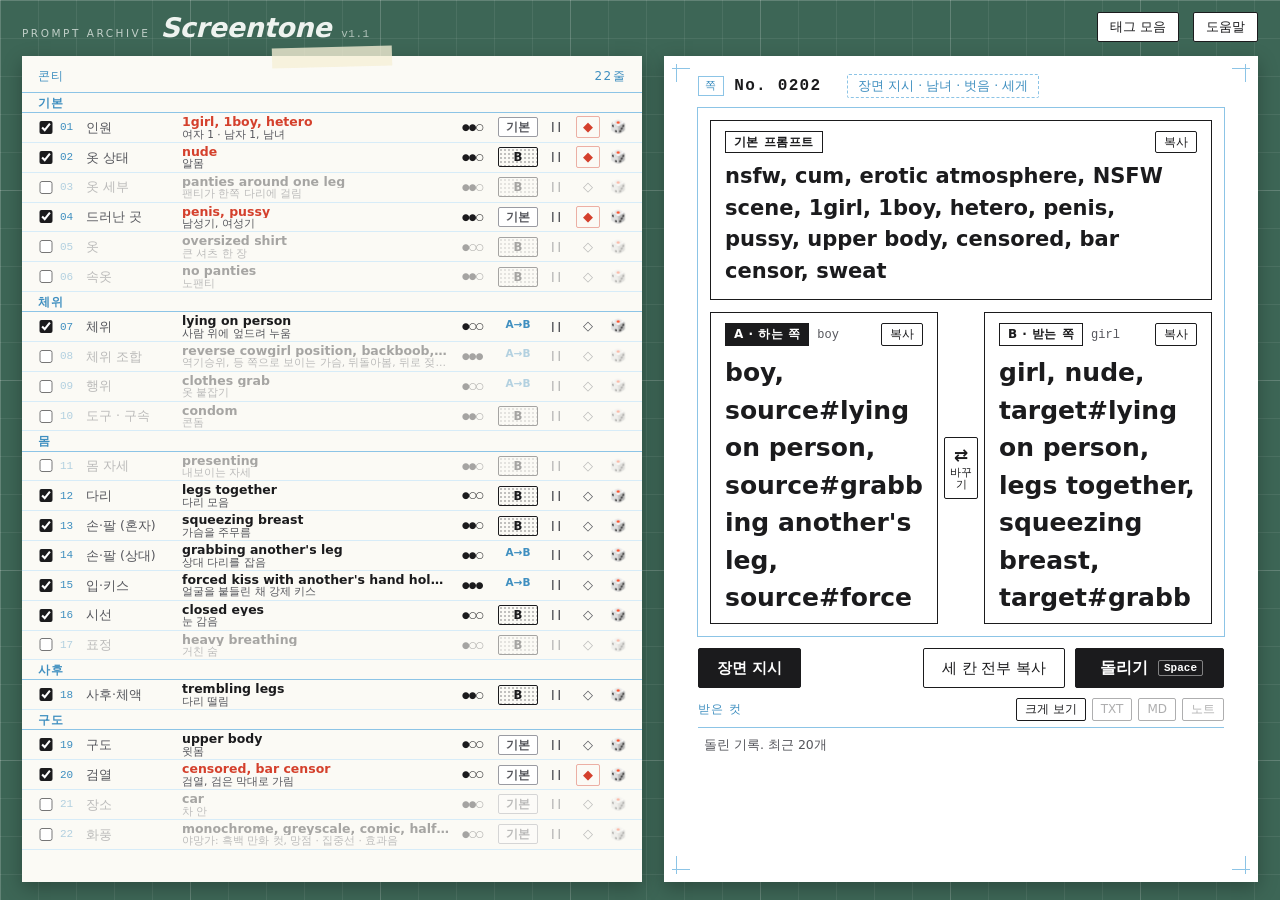
<file: index.html>
<!doctype html>
<html lang="ko">
<head>
<meta charset="utf-8">
<meta name="viewport" content="width=device-width, initial-scale=1">
<title>Prompt Archive : Screentone</title>
<link rel="icon" href="favicon.svg?v=1.1" type="image/svg+xml">
<link rel="stylesheet" href="styles.css?v=1.1">
</head>
<body>
<main class="desk">
  <header class="tray">
    <div class="imprint">
      <span class="series">PROMPT ARCHIVE</span>
      <span class="title">Screentone</span>
      <span class="version" id="version"></span>
    </div>
    <button type="button" id="bookBtn" class="nib">태그 모음</button>
    <button type="button" id="helpBtn" class="nib">도움말</button>
  </header>

  <section class="conti">
    <div class="conti-head">
      <span>콘티</span>
      <span class="conti-count" id="rowCount"></span>
    </div>
    <div class="rows" id="rows"></div>
    <p class="empty" id="empty">태그를 읽는 중이에요.</p>
  </section>

  <section class="sheet" id="screen">
    <div class="margin-top">
      <span class="printed">쪽</span>
      <span class="song-no" id="songNo">No. ----</span>
      <button type="button" class="scene-summary" id="sceneSummary" title="장면 지시 열기">장면 지시 열기</button>
    </div>

    <div class="frame">
      <article class="part" data-part="base">
        <div class="part-head">
          <span class="caption">기본 프롬프트</span>
          <button type="button" class="nib small copy" data-copy="base">복사</button>
        </div>
        <p class="lyric" id="lyricBase"></p>
      </article>
      <article class="part" data-part="a">
        <div class="part-head">
          <span class="caption">A · 하는 쪽</span>
          <span class="who" id="whoA"></span>
          <button type="button" class="nib small copy" data-copy="a">복사</button>
        </div>
        <p class="lyric" id="lyricA"></p>
      </article>
      <button type="button" class="swap" id="swapBtn" title="A · B 성별 서로 바꾸기" aria-label="A와 B 성별 바꾸기"><span>⇄</span>바꾸기</button>
      <article class="part" data-part="b">
        <div class="part-head">
          <span class="caption">B · 받는 쪽</span>
          <span class="who" id="whoB"></span>
          <button type="button" class="nib small copy" data-copy="b">복사</button>
        </div>
        <p class="lyric" id="lyricB"></p>
      </article>
    </div>

    <div class="actions">
      <button type="button" id="sceneBtn" class="nib strong">장면 지시</button>
      <p class="status" id="status" aria-live="polite"></p>
      <button type="button" class="nib" id="copyAllBtn" disabled>세 칸 전부 복사</button>
      <button type="button" id="spinBtn" class="ink" disabled title="잠그지 않은 줄 전부 다시 뽑기 (Space)">
        돌리기 <kbd>Space</kbd>
      </button>
    </div>
    <div class="queue">
      <div class="queue-head">
        <span>받은 컷</span>
        <button type="button" class="nib small" id="histBtn" title="기본 · A · B를 큰 글씨로 펼쳐 보기">크게 보기</button>
        <button type="button" class="nib small" id="histTxt" disabled>TXT</button>
        <button type="button" class="nib small" id="histMd" disabled>MD</button>
        <button type="button" class="nib small" id="histNote" disabled>노트</button>
      </div>
      <ol class="queue-list" id="queue"></ol>
      <p class="queue-empty" id="queueEmpty">돌린 기록. 최근 20개</p>
    </div>
  </section>
</main>

<dialog class="scene" id="scene" aria-labelledby="sceneTitle">
  <div class="sheet-box">
    <div class="box-head">
      <h2 id="sceneTitle">장면 지시</h2>
      <span class="scene-hint">고른 것은 잠금 · 나머지는 돌릴 때마다 랜덤</span>
      <form method="dialog"><button class="x" aria-label="닫기" title="닫기 (Esc)">✕</button></form>
    </div>
    <div class="scene-body">
      <div id="sceneBody"></div>
      <div class="scene-group">
        <span class="scene-label">효과</span>
        <div class="switches" id="switches"></div>
      </div>
    </div>
    <div class="scene-foot"><button type="button" id="sceneGo" class="ink">이대로 돌리기</button></div>
  </div>
</dialog>

<dialog class="hist" id="hist" aria-labelledby="histTitle">
  <div class="sheet-box">
    <div class="box-head">
      <h2 id="histTitle">받은 컷</h2>
      <span class="hist-hint">최근 20개 · 다시 열면 그때 그대로</span>
      <form method="dialog"><button class="x" aria-label="닫기" title="닫기 (Esc)">✕</button></form>
    </div>
    <div class="hist-body">
      <ol class="hist-list" id="queueBig"></ol>
      <p class="queue-empty" id="queueBigEmpty">아직 돌린 기록 없음</p>
    </div>
  </div>
</dialog>

<dialog class="book" id="book" aria-labelledby="bookTitle">
  <div class="sheet-box">
    <div class="box-head">
      <h2 id="bookTitle">태그 모음</h2>
      <input type="search" id="bookFind" class="book-find" placeholder="태그나 뜻으로 찾기" autocomplete="off">
      <label class="book-filter"><input type="checkbox" id="bookOfficial"> 단부루 태그만</label>
      <span class="book-count" id="bookCount"></span>
      <form method="dialog"><button class="x" aria-label="닫기" title="닫기 (Esc)">✕</button></form>
    </div>
    <div class="book-cats" id="bookCats" role="group" aria-label="카테고리"></div>
    <div class="book-list" id="bookList"></div>
  </div>
</dialog>

<dialog class="help" id="help" aria-labelledby="helpTitle">
  <div class="sheet-box">
    <div class="box-head">
      <h2 id="helpTitle">도움말</h2>
      <div class="help-tabs" role="tablist">
        <button type="button" role="tab" class="help-tab" data-tab="start" aria-selected="true">시작</button>
        <button type="button" role="tab" class="help-tab" data-tab="want" aria-selected="false">그림별</button>
        <button type="button" role="tab" class="help-tab" data-tab="keys" aria-selected="false">단추</button>
        <button type="button" role="tab" class="help-tab" data-tab="fit" aria-selected="false">어울림</button>
      </div>
      <form method="dialog"><button class="x" aria-label="닫기" title="닫기 (Esc)">✕</button></form>
    </div>

    <section class="help-panel" data-panel="start" role="tabpanel">
      <p class="help-lead">태그를 뽑아 NovelAI 주문서를 대신 써 주는 기계. 오른쪽 원고의 컷 셋이 NovelAI의 칸 셋</p>
      <dl class="help-map">
        <dt>위 큰 컷</dt><dd>기본 프롬프트. 인원 · 구도 · 장소처럼 장면 전체</dd>
        <dt>A 컷</dt><dd>하는 쪽 캐릭터 칸</dd>
        <dt>B 컷</dt><dd>받는 쪽 캐릭터 칸</dd>
      </dl>
      <h3>처음 한 장</h3>
      <ol class="help-steps">
        <li>컷 아래 <b>장면 지시</b>에서 누가 · 어디서 · 자세 고르기</li>
        <li><b>이대로 돌리기</b> 또는 Space</li>
        <li>컷마다 <b>복사</b> → NovelAI의 같은 칸에 붙여넣기</li>
      </ol>
      <h3>장면 지시</h3>
      <dl class="help-map">
        <dt>누가 · 어디서 · 옷 상태 · 그림체</dt><dd>고른 값으로 그 줄을 잠금. 랜덤은 잠금 풀기</dd>
        <dt>자세</dt><dd>체위를 그 자세 안에서만 뽑기</dd>
        <dt>분위기</dt><dd>순하게 · 보통 · 세게. 수위 1 · 2 · 3</dd>
        <dt>넣을 것</dt><dd>꺼 둔 줄(옷 · 속옷 · 도구 …) 켜고 끄기</dd>
        <dt>효과</dt><dd>하트 눈 · 투시 · 말풍선 … 누를 때마다 끔 → 켬 → 반반</dd>
      </dl>
    </section>

    <section class="help-panel" data-panel="want" role="tabpanel" hidden>
      <dl class="help-map">
        <dt>흑백 성인 만화 컷</dt><dd>장면 지시 · 그림체 <b>흑백 만화</b></dd>
        <dt>다정한 장면</dt><dd>장면 지시 · 분위기 <b>순하게</b></dd>
        <dt>구속 · 거친 장면</dt><dd>장면 지시 · 분위기 <b>세게</b>. 또는 넣을 것 <b>도구</b></dd>
        <dt>체위 하나 고정</dt><dd>체위 줄의 태그 글자 누르기 → 목록에서 고르기. 고르면 잠김</dd>
        <dt>옷 입히기</dt><dd>장면 지시 · 옷 상태 <b>반쯤</b> · <b>입음</b> + 넣을 것 <b>옷</b>. 장소에 맞는 옷(책상 → 오피스 룩, 욕실 → 목욕가운, 침대 → 잠옷)</dd>
        <dt>특정 장소에서</dt><dd>장면 지시 · 어디서. 온천 · 차 · 교실 …</dd>
        <dt>남녀 역할 바꾸기</dt><dd>A · B 컷 사이 <b>⇄</b></dd>
        <dt>검열 방식</dt><dd><b>검열</b> 줄에서 막대 · 모자이크 · 흰 빛 · 흰칠. 줄 ☑를 끄면 검열 없음</dd>
        <dt>하트 눈 · 투시 같은 효과</dt><dd>장면 지시 · 효과. 누를 때마다 끔 → 켬 → 반반</dd>
        <dt>센 태그 빼기</dt><dd>장면 지시 · 분위기 <b>순하게</b> · <b>보통</b></dd>
        <dt>태그 뜻 찾기</dt><dd><b>태그 모음</b>. 찾기 칸에 "키스"처럼 입력</dd>
      </dl>
    </section>

    <section class="help-panel" data-panel="keys" role="tabpanel" hidden>
      <dl class="help-map">
        <dt>◇ · ◆</dt><dd>잠금. 돌려도 그 값 유지</dd>
        <dt>🎲</dt><dd>그 줄만 다시 뽑기</dd>
        <dt>☑</dt><dd>그 줄을 프롬프트에 넣기 · 빼기</dd>
        <dt>태그 글자</dt><dd>목록에서 직접 고르기. 고르면 잠김. 흐린 값은 다른 줄과 안 맞는 것</dd>
        <dt>||</dt><dd>값 여러 개를 묶어 NovelAI가 그림마다 하나 고르기</dd>
        <dt>기본 · A · B</dt><dd>그 줄이 들어갈 컷. 누를 때마다 바뀜</dd>
        <dt>A→B</dt><dd>A 컷에 <code>source#</code>, B 컷에 <code>target#</code>. 서로 하는 동작은 두 컷 다 <code>mutual#</code></dd>
        <dt>●●○</dt><dd>그 태그의 강도. 분위기(수위)보다 센 태그는 랜덤에서 제외</dd>
        <dt>⇄ 바꾸기</dt><dd>A · B 컷 사이. 두 사람의 성별 서로 바꾸기</dd>
        <dt>받은 컷</dt><dd>컷 아래 목록. 돌린 기록 20개. 누르면 그때 그대로 다시 열기. 크게 보기 · TXT · MD · 노트</dd>
        <dt>Space</dt><dd>돌리기</dd>
      </dl>
    </section>

    <section class="help-panel" data-panel="fit" role="tabpanel" hidden>
      <p class="help-lead">이미 정해진 값과 맞는 것만 뽑기. 잠근 값이 이기고 나머지가 맞춤. 맞는 값이 없는 줄은 비고, 어느 줄 때문인지 표시</p>
      <dl class="help-map">
        <dt>인원</dt><dd>여자 둘에 남성기 · 펠라 없음. 혼자면 상대 동작 없음</dd>
        <dt>장소</dt><dd>차 · 욕조 · 소파에 서서 하거나 들어 올리는 체위 없음</dd>
        <dt>자세</dt><dd>서서 하는 체위에 누운 몸 자세 없음</dd>
        <dt>마주 봄</dt><dd>뒤에서 하는 체위에 키스 · 목에 팔 두르기 · 눈 맞춤 없음</dd>
        <dt>옷</dt><dd>nude에 옷 · 옷 세부 없음. 치마 없는 옷에 skirt lift 없음. 장소에 맞는 옷만</dd>
        <dt>입 · 손</dt><dd>펠라 중 키스 없음. 재갈에 입 동작 없음. 묶인 손에 손 쓰는 동작 없음</dd>
        <dt>시점</dt><dd>넣기 직전 · 하는 중 · 끝난 뒤(after …) 중 하나만</dd>
      </dl>
      <h3>A · B 칸</h3>
      <dl class="help-map">
        <dt>여자가 하는 동작</dt><dd>펠라 · 파이즈리 · 기승위 같은 동작은 남녀일 때 여자 쪽에 <code>source#</code></dd>
        <dt>another …</dt><dd>상대가 나에게 하는 태그. 받는 쪽에만</dd>
      </dl>
    </section>
  </div>
</dialog>

<script>
  // 고친 뒤 브라우저가 예전 파일을 섞어 쓰다 멈추면, 읽는 중 문구 대신 새로고침 안내를 띄운다
  addEventListener('error', () => {
    const e = document.getElementById('empty');
    if (e && !e.hidden) e.textContent = '화면을 다 불러오지 못했어요. Ctrl+F5로 새로고침해 주세요.';
  });
</script>
<script src="data.js?v=1.1"></script>
<script src="note.js?v=1.1"></script>
<script src="app.js?v=1.1"></script>
</body>
</html>
</file>
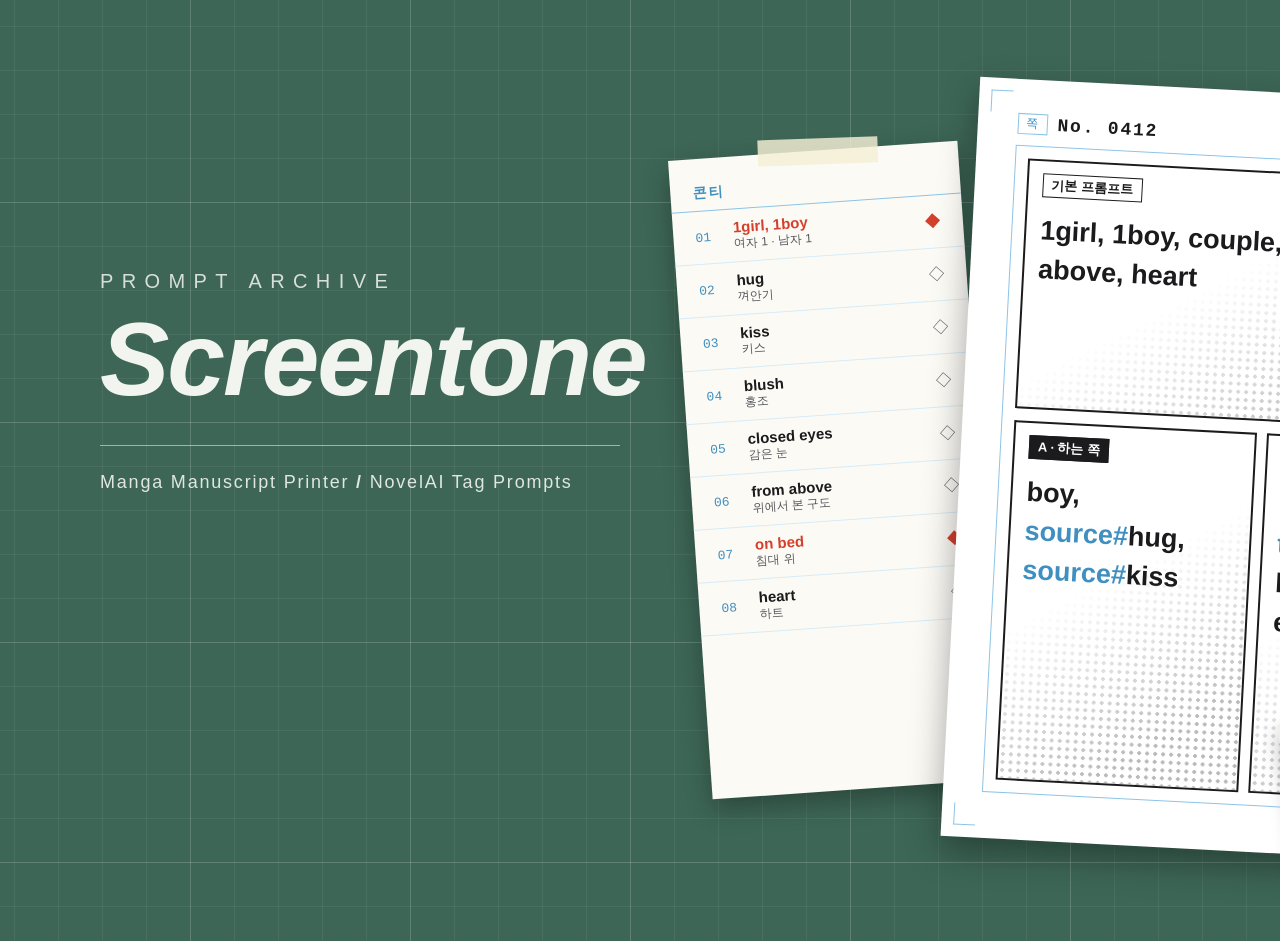
<file: banner1.html>
<!doctype html>
<html lang="ko">
<head>
<meta charset="utf-8">
<style>
  :root {
    --mat: #3d6656;
    --paper: #ffffff;
    --memo: #fbfaf5;
    --ink: #1b1b1d;
    --ink-soft: #55565c;
    --guide: #8cc4e6;
    --guide-soft: #d7ecf8;
    --guide-ink: #3f8fc0;
    --redpen: #d4402c;
    --tone: rgba(27, 27, 29, .3);
    --mono: Consolas, "Courier New", monospace;
    --sans: "Pretendard", "Malgun Gothic", "Segoe UI", sans-serif;
  }
  * { box-sizing: border-box; margin: 0; }
  html, body { width: 1672px; height: 941px; overflow: hidden; }
  body {
    position: relative;
    font-family: var(--sans);
    color: var(--ink);
    background-color: var(--mat);
    background-image:
      linear-gradient(rgba(255,255,255,.13) 1px, transparent 1px),
      linear-gradient(90deg, rgba(255,255,255,.13) 1px, transparent 1px),
      linear-gradient(rgba(255,255,255,.06) 1px, transparent 1px),
      linear-gradient(90deg, rgba(255,255,255,.06) 1px, transparent 1px);
    background-size: 220px 220px, 220px 220px, 44px 44px, 44px 44px;
    background-position: -30px -18px;
  }

  /* 왼쪽 제목 */
  .title {
    position: absolute; left: 100px; top: 270px; width: 600px;
    color: #f2f5ef;
  }
  .series { font-size: 20px; letter-spacing: .42em; opacity: .85; }
  .name {
    margin-top: 14px;
    font: italic 900 104px/1 "Segoe UI", var(--sans);
    letter-spacing: -.02em;
  }
  .rule { margin: 34px 0 26px; height: 1px; background: rgba(242,245,239,.55); width: 520px; }
  .sub { font-size: 18px; letter-spacing: .1em; opacity: .9; white-space: nowrap; }
  .sub b { font-weight: 600; }

  /* 콘티 메모 */
  .conti {
    position: absolute; left: 690px; top: 150px; width: 290px; height: 640px;
    background: var(--memo);
    transform: rotate(-4deg);
    box-shadow: 0 10px 26px rgba(0,0,0,.3);
    padding: 26px 0 0;
  }
  .conti::before {
    content: ""; position: absolute; top: -12px; left: 90px; width: 120px; height: 26px;
    background: rgba(246,240,214,.82); transform: rotate(2deg);
  }
  .conti h4 { padding: 0 22px 8px; font-size: 14px; letter-spacing: .2em; color: var(--guide-ink); border-bottom: 1px solid var(--guide); font-weight: 600; }
  .crow { display: grid; grid-template-columns: 30px 1fr 22px; gap: 8px; align-items: center; padding: 9px 22px; border-bottom: 1px solid var(--guide-soft); }
  .crow .no { font: 13px var(--mono); color: var(--guide-ink); }
  .crow .t { font-size: 15px; font-weight: 600; }
  .crow .k { display: block; font-size: 12px; font-weight: 400; color: var(--ink-soft); }
  .crow .lk { font-size: 16px; color: var(--ink-soft); text-align: right; }
  .crow.lock .t, .crow.lock .lk { color: var(--redpen); }

  /* 원고지 */
  .sheet {
    position: absolute; left: 960px; top: 92px; width: 600px; height: 760px;
    background: var(--paper);
    transform: rotate(3deg);
    box-shadow: 0 14px 34px rgba(0,0,0,.34);
    padding: 34px 40px;
  }
  .crop { position: absolute; width: 22px; height: 22px; border-color: var(--guide); border-style: solid; }
  .crop.tl { top: 12px; left: 12px; border-width: 1px 0 0 1px; }
  .crop.tr { top: 12px; right: 12px; border-width: 1px 1px 0 0; }
  .crop.bl { bottom: 12px; left: 12px; border-width: 0 0 1px 1px; }
  .crop.br { bottom: 12px; right: 12px; border-width: 0 1px 1px 0; }
  .margin { display: flex; gap: 10px; align-items: center; margin-bottom: 12px; }
  .printed { font-size: 12px; letter-spacing: .14em; color: var(--guide-ink); border: 1px solid var(--guide); padding: 1px 7px; }
  .pno { font: 700 18px var(--mono); letter-spacing: .1em; }
  .frame {
    outline: 1px solid var(--guide); padding: 12px;
    display: grid; grid-template-columns: 1fr 1fr; grid-template-rows: 250px 360px; gap: 12px 10px;
  }
  .panel { position: relative; border: 2px solid var(--ink); padding: 12px 14px; overflow: hidden; }
  .panel.wide { grid-column: 1 / -1; }
  .panel::after {
    content: ""; position: absolute; inset: 0;
    background-image: radial-gradient(circle, var(--tone) 0 1.6px, transparent 1.9px);
    background-size: 8px 8px;
    -webkit-mask-image: linear-gradient(150deg, transparent 0 42%, #000 82%);
  }
  .cap { position: relative; z-index: 1; display: inline-block; font-size: 13px; font-weight: 700; padding: 2px 8px; border: 1px solid var(--ink); background: var(--paper); }
  .panel.a .cap { background: var(--ink); color: var(--paper); }
  .lyric { position: relative; z-index: 1; margin-top: 14px; font-size: 27px; line-height: 1.45; font-weight: 700; }
  .lyric i { font-style: normal; color: var(--guide-ink); }

  /* 스크린톤 한 장(뒷종이 붙은 채) */
  .tone-sheet {
    position: absolute; left: 1290px; top: 700px; width: 300px; height: 190px;
    transform: rotate(-9deg);
    background: #f1efe8;
    box-shadow: 0 8px 20px rgba(0,0,0,.28);
    padding: 14px;
  }
  .tone-sheet .dots {
    height: 100%;
    background-image: radial-gradient(circle, rgba(27,27,29,.55) 0 1.8px, transparent 2.1px);
    background-size: 9px 9px;
  }
  .tone-sheet .label { position: absolute; left: 14px; bottom: -22px; font: 12px var(--mono); color: #eef3ef; letter-spacing: .1em; }
</style>
</head>
<body>
  <div class="title">
    <div class="series">PROMPT ARCHIVE</div>
    <div class="name">Screentone</div>
    <div class="rule"></div>
    <div class="sub">Manga Manuscript Printer <b>/</b> NovelAI Tag Prompts</div>
  </div>

  <div class="conti">
    <h4>콘티</h4>
    <div class="crow lock"><span class="no">01</span><span class="t">1girl, 1boy<span class="k">여자 1 · 남자 1</span></span><span class="lk">◆</span></div>
    <div class="crow"><span class="no">02</span><span class="t">hug<span class="k">껴안기</span></span><span class="lk">◇</span></div>
    <div class="crow"><span class="no">03</span><span class="t">kiss<span class="k">키스</span></span><span class="lk">◇</span></div>
    <div class="crow"><span class="no">04</span><span class="t">blush<span class="k">홍조</span></span><span class="lk">◇</span></div>
    <div class="crow"><span class="no">05</span><span class="t">closed eyes<span class="k">감은 눈</span></span><span class="lk">◇</span></div>
    <div class="crow"><span class="no">06</span><span class="t">from above<span class="k">위에서 본 구도</span></span><span class="lk">◇</span></div>
    <div class="crow lock"><span class="no">07</span><span class="t">on bed<span class="k">침대 위</span></span><span class="lk">◆</span></div>
    <div class="crow"><span class="no">08</span><span class="t">heart<span class="k">하트</span></span><span class="lk">◇</span></div>
  </div>

  <div class="sheet">
    <span class="crop tl"></span><span class="crop tr"></span><span class="crop bl"></span><span class="crop br"></span>
    <div class="margin"><span class="printed">쪽</span><span class="pno">No. 0412</span></div>
    <div class="frame">
      <div class="panel wide"><span class="cap">기본 프롬프트</span>
        <p class="lyric">1girl, 1boy, couple, on bed, from above, heart</p></div>
      <div class="panel a"><span class="cap">A · 하는 쪽</span>
        <p class="lyric">boy, <i>source#</i>hug, <i>source#</i>kiss</p></div>
      <div class="panel b"><span class="cap">B · 받는 쪽</span>
        <p class="lyric">girl, <i>target#</i>hug, <i>target#</i>kiss, blush, closed eyes</p></div>
    </div>
  </div>

  <div class="tone-sheet"><div class="dots"></div><span class="label">TONE No.61 · 60L 10%</span></div>
</body>
</html>
</file>
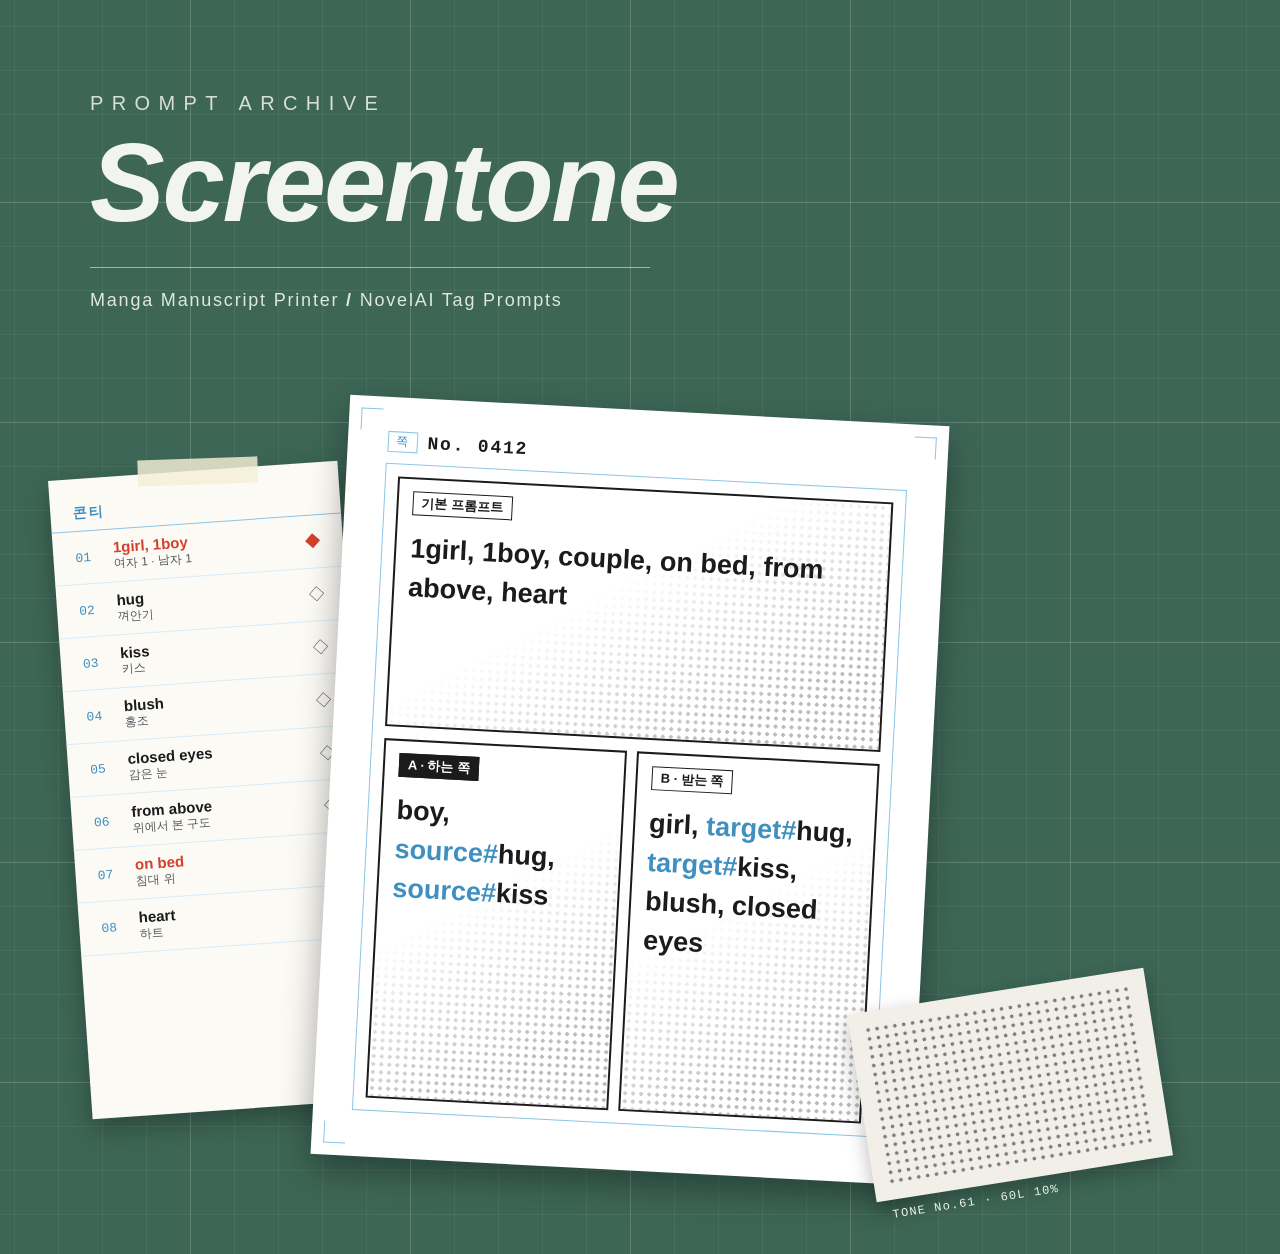
<file: banner2.html>
<!doctype html>
<html lang="ko">
<head>
<meta charset="utf-8">
<style>
  :root {
    --mat: #3d6656;
    --paper: #ffffff;
    --memo: #fbfaf5;
    --ink: #1b1b1d;
    --ink-soft: #55565c;
    --guide: #8cc4e6;
    --guide-soft: #d7ecf8;
    --guide-ink: #3f8fc0;
    --redpen: #d4402c;
    --tone: rgba(27, 27, 29, .3);
    --mono: Consolas, "Courier New", monospace;
    --sans: "Pretendard", "Malgun Gothic", "Segoe UI", sans-serif;
  }
  * { box-sizing: border-box; margin: 0; }
  html, body { width: 1254px; height: 1254px; overflow: hidden; }
  body {
    position: relative;
    font-family: var(--sans);
    color: var(--ink);
    background-color: var(--mat);
    background-image:
      linear-gradient(rgba(255,255,255,.13) 1px, transparent 1px),
      linear-gradient(90deg, rgba(255,255,255,.13) 1px, transparent 1px),
      linear-gradient(rgba(255,255,255,.06) 1px, transparent 1px),
      linear-gradient(90deg, rgba(255,255,255,.06) 1px, transparent 1px);
    background-size: 220px 220px, 220px 220px, 44px 44px, 44px 44px;
    background-position: -30px -18px;
  }

  /* 왼쪽 제목 */
  .title {
    position: absolute; left: 90px; top: 92px; width: 1080px;
    color: #f2f5ef;
  }
  .series { font-size: 20px; letter-spacing: .42em; opacity: .85; }
  .name {
    margin-top: 12px;
    font: italic 900 112px/1 "Segoe UI", var(--sans);
    letter-spacing: -.02em;
  }
  .rule { margin: 28px 0 22px; height: 1px; background: rgba(242,245,239,.55); width: 560px; }
  .sub { font-size: 18px; letter-spacing: .1em; opacity: .9; white-space: nowrap; }
  .sub b { font-weight: 600; }

  /* 콘티 메모 */
  .conti {
    position: absolute; left: 70px; top: 470px; width: 290px; height: 640px;
    background: var(--memo);
    transform: rotate(-4deg);
    box-shadow: 0 10px 26px rgba(0,0,0,.3);
    padding: 26px 0 0;
  }
  .conti::before {
    content: ""; position: absolute; top: -12px; left: 90px; width: 120px; height: 26px;
    background: rgba(246,240,214,.82); transform: rotate(2deg);
  }
  .conti h4 { padding: 0 22px 8px; font-size: 14px; letter-spacing: .2em; color: var(--guide-ink); border-bottom: 1px solid var(--guide); font-weight: 600; }
  .crow { display: grid; grid-template-columns: 30px 1fr 22px; gap: 8px; align-items: center; padding: 9px 22px; border-bottom: 1px solid var(--guide-soft); }
  .crow .no { font: 13px var(--mono); color: var(--guide-ink); }
  .crow .t { font-size: 15px; font-weight: 600; }
  .crow .k { display: block; font-size: 12px; font-weight: 400; color: var(--ink-soft); }
  .crow .lk { font-size: 16px; color: var(--ink-soft); text-align: right; }
  .crow.lock .t, .crow.lock .lk { color: var(--redpen); }

  /* 원고지 */
  .sheet {
    position: absolute; left: 330px; top: 410px; width: 600px; height: 760px;
    background: var(--paper);
    transform: rotate(3deg);
    box-shadow: 0 14px 34px rgba(0,0,0,.34);
    padding: 34px 40px;
  }
  .crop { position: absolute; width: 22px; height: 22px; border-color: var(--guide); border-style: solid; }
  .crop.tl { top: 12px; left: 12px; border-width: 1px 0 0 1px; }
  .crop.tr { top: 12px; right: 12px; border-width: 1px 1px 0 0; }
  .crop.bl { bottom: 12px; left: 12px; border-width: 0 0 1px 1px; }
  .crop.br { bottom: 12px; right: 12px; border-width: 0 1px 1px 0; }
  .margin { display: flex; gap: 10px; align-items: center; margin-bottom: 12px; }
  .printed { font-size: 12px; letter-spacing: .14em; color: var(--guide-ink); border: 1px solid var(--guide); padding: 1px 7px; }
  .pno { font: 700 18px var(--mono); letter-spacing: .1em; }
  .frame {
    outline: 1px solid var(--guide); padding: 12px;
    display: grid; grid-template-columns: 1fr 1fr; grid-template-rows: 250px 360px; gap: 12px 10px;
  }
  .panel { position: relative; border: 2px solid var(--ink); padding: 12px 14px; overflow: hidden; }
  .panel.wide { grid-column: 1 / -1; }
  .panel::after {
    content: ""; position: absolute; inset: 0;
    background-image: radial-gradient(circle, var(--tone) 0 1.6px, transparent 1.9px);
    background-size: 8px 8px;
    -webkit-mask-image: linear-gradient(150deg, transparent 0 42%, #000 82%);
  }
  .cap { position: relative; z-index: 1; display: inline-block; font-size: 13px; font-weight: 700; padding: 2px 8px; border: 1px solid var(--ink); background: var(--paper); }
  .panel.a .cap { background: var(--ink); color: var(--paper); }
  .lyric { position: relative; z-index: 1; margin-top: 14px; font-size: 27px; line-height: 1.45; font-weight: 700; }
  .lyric i { font-style: normal; color: var(--guide-ink); }

  /* 스크린톤 한 장(뒷종이 붙은 채) */
  .tone-sheet {
    position: absolute; left: 860px; top: 990px; width: 300px; height: 190px;
    transform: rotate(-9deg);
    background: #f1efe8;
    box-shadow: 0 8px 20px rgba(0,0,0,.28);
    padding: 14px;
  }
  .tone-sheet .dots {
    height: 100%;
    background-image: radial-gradient(circle, rgba(27,27,29,.55) 0 1.8px, transparent 2.1px);
    background-size: 9px 9px;
  }
  .tone-sheet .label { position: absolute; left: 14px; bottom: -22px; font: 12px var(--mono); color: #eef3ef; letter-spacing: .1em; }
</style>
</head>
<body>
  <div class="title">
    <div class="series">PROMPT ARCHIVE</div>
    <div class="name">Screentone</div>
    <div class="rule"></div>
    <div class="sub">Manga Manuscript Printer <b>/</b> NovelAI Tag Prompts</div>
  </div>

  <div class="conti">
    <h4>콘티</h4>
    <div class="crow lock"><span class="no">01</span><span class="t">1girl, 1boy<span class="k">여자 1 · 남자 1</span></span><span class="lk">◆</span></div>
    <div class="crow"><span class="no">02</span><span class="t">hug<span class="k">껴안기</span></span><span class="lk">◇</span></div>
    <div class="crow"><span class="no">03</span><span class="t">kiss<span class="k">키스</span></span><span class="lk">◇</span></div>
    <div class="crow"><span class="no">04</span><span class="t">blush<span class="k">홍조</span></span><span class="lk">◇</span></div>
    <div class="crow"><span class="no">05</span><span class="t">closed eyes<span class="k">감은 눈</span></span><span class="lk">◇</span></div>
    <div class="crow"><span class="no">06</span><span class="t">from above<span class="k">위에서 본 구도</span></span><span class="lk">◇</span></div>
    <div class="crow lock"><span class="no">07</span><span class="t">on bed<span class="k">침대 위</span></span><span class="lk">◆</span></div>
    <div class="crow"><span class="no">08</span><span class="t">heart<span class="k">하트</span></span><span class="lk">◇</span></div>
  </div>

  <div class="sheet">
    <span class="crop tl"></span><span class="crop tr"></span><span class="crop bl"></span><span class="crop br"></span>
    <div class="margin"><span class="printed">쪽</span><span class="pno">No. 0412</span></div>
    <div class="frame">
      <div class="panel wide"><span class="cap">기본 프롬프트</span>
        <p class="lyric">1girl, 1boy, couple, on bed, from above, heart</p></div>
      <div class="panel a"><span class="cap">A · 하는 쪽</span>
        <p class="lyric">boy, <i>source#</i>hug, <i>source#</i>kiss</p></div>
      <div class="panel b"><span class="cap">B · 받는 쪽</span>
        <p class="lyric">girl, <i>target#</i>hug, <i>target#</i>kiss, blush, closed eyes</p></div>
    </div>
  </div>

  <div class="tone-sheet"><div class="dots"></div><span class="label">TONE No.61 · 60L 10%</span></div>
</body>
</html>
</file>
<file: styles.css>
/* 만화 원고 한 장: 재단 매트 위에 콘티 메모와 원고지. 하늘색 인쇄 안내선, 검은 펜 컷 선, 질감은 스크린톤 한 가지 */

:root {
  --mat: #3d6656;
  --mat-line: rgba(255, 255, 255, .07);
  --mat-line-major: rgba(255, 255, 255, .13);
  --paper: #ffffff;
  --memo: #fbfaf5;
  --ink: #1b1b1d;
  --ink-soft: #55565c;
  --ink-mute: #9a9ba2;
  --guide: #8cc4e6;
  --guide-soft: #d7ecf8;
  --guide-ink: #3f8fc0;
  --redpen: #d4402c;
  --tone: rgba(27, 27, 29, .26);
  --mono: Consolas, "D2Coding", "Courier New", monospace;
  --sans: "Pretendard", "Malgun Gothic", "Apple SD Gothic Neo", system-ui, sans-serif;
}

* { box-sizing: border-box; }
html, body { height: 100%; margin: 0; }
body {
  color: var(--ink);
  font: 14px/1.4 var(--sans);
  background-color: var(--mat);
  /* 재단 매트 눈금: 1cm 가는 선, 5cm 굵은 선 */
  background-image:
    linear-gradient(var(--mat-line-major) 1px, transparent 1px),
    linear-gradient(90deg, var(--mat-line-major) 1px, transparent 1px),
    linear-gradient(var(--mat-line) 1px, transparent 1px),
    linear-gradient(90deg, var(--mat-line) 1px, transparent 1px);
  background-size: 190px 190px, 190px 190px, 38px 38px, 38px 38px;
}
button, select, input { font: inherit; color: inherit; }
button { cursor: pointer; }
button:disabled { cursor: default; opacity: .35; }
[hidden] { display: none !important; }

.desk {
  height: 100vh;
  display: grid;
  grid-template-columns: minmax(560px, 620px) 1fr;
  grid-template-rows: auto minmax(0, 1fr);
  gap: 14px 22px;
  padding: 12px 22px 18px;
}

/* ---------- 매트 위 도구 줄 ---------- */

.tray { grid-column: 1 / -1; display: flex; align-items: center; gap: 14px; color: #eef3ef; }
.imprint { display: flex; align-items: baseline; gap: 10px; }
.imprint .series { font-size: 10.5px; letter-spacing: .24em; opacity: .75; }
.imprint .title { font: italic 900 27px/1 "Segoe UI", var(--sans); letter-spacing: -.01em; }
.source { flex: 1; min-width: 0; display: flex; align-items: center; gap: 8px; }
.file { min-width: 0; overflow: hidden; text-overflow: ellipsis; white-space: nowrap; font-size: 13px; opacity: .8; }

.nib {
  background: var(--paper); color: var(--ink);
  border: 1px solid var(--ink); border-radius: 2px;
  padding: 5px 12px; font-size: 13px; white-space: nowrap;
}
.nib:not(:disabled):hover { background: var(--guide-soft); }
.nib.small { padding: 2px 8px; font-size: 12px; }

.heat { display: flex; align-items: stretch; background: var(--paper); color: var(--ink); border: 1px solid var(--ink); border-radius: 2px; }
.heat-label { display: flex; align-items: center; padding: 0 10px; font-size: 12px; color: var(--ink-soft); }
.heat-step { background: none; border: 0; border-left: 1px solid var(--ink); padding: 5px 12px; font-size: 13px; }
.heat-step:hover { background: var(--guide-soft); }
.heat-step[aria-pressed="true"] { background: var(--ink); color: var(--paper); font-weight: 700; }

.ink {
  display: flex; align-items: center; gap: 10px;
  background: var(--ink); color: var(--paper);
  border: 1px solid var(--ink); border-radius: 2px;
  padding: 8px 18px 8px 22px;
  font-size: 17px; font-weight: 800;
}
.ink:not(:disabled):hover { background: #33343a; }
.ink kbd { font: 600 11px var(--mono); border: 1px solid rgba(255, 255, 255, .45); border-radius: 2px; padding: 1px 5px; }

/* ---------- 콘티 메모 ---------- */

.conti {
  position: relative;
  display: flex; flex-direction: column; min-height: 0;
  background: var(--memo);
  box-shadow: 0 6px 18px rgba(0, 0, 0, .28);
}
/* 위 가장자리를 붙인 반투명 테이프 */
.conti::before {
  content: ""; position: absolute; top: -9px; left: 50%; width: 120px; height: 20px;
  transform: translateX(-50%) rotate(-1.5deg);
  background: rgba(246, 240, 214, .78);
}
.conti-head {
  display: flex; justify-content: space-between;
  padding: 12px 16px 7px;
  border-bottom: 1px solid var(--guide);
  font-size: 12px; letter-spacing: .12em; color: var(--guide-ink);
}
.rows { flex: 1; min-height: 0; overflow-y: auto; }
.conti-head { align-items: center; gap: 10px; }
.presets { display: flex; flex-wrap: wrap; gap: 4px; flex: 1; justify-content: center; }
.preset {
  background: var(--paper); color: var(--ink);
  border: 1px solid var(--ink); border-radius: 2px;
  padding: 1px 9px; font-size: 12px; letter-spacing: 0;
}
.preset:hover { background: var(--ink); color: var(--paper); }
.empty { margin: 0; padding: 18px 16px; color: var(--ink-soft); }

.shelf {
  position: sticky; top: 0; z-index: 1;
  padding: 2px 16px 1px;
  background: var(--memo);
  border-bottom: 1px solid var(--guide);
  font-size: 11.5px; font-weight: 700; letter-spacing: .1em; color: var(--guide-ink);
}

.row {
  display: grid;
  grid-template-columns: 16px 20px 84px minmax(0, 1fr) 30px 40px 26px 24px 26px;
  align-items: center;
  gap: 6px;
  padding: 1px 10px 1px 16px;
  border-bottom: 1px solid var(--guide-soft);
}
.row.off > :not(.use) { opacity: .38; }
.use { margin: 0; accent-color: var(--ink); }
.num { font: 11px var(--mono); color: var(--guide-ink); }
.name { font-size: 12.5px; color: var(--ink-soft); overflow: hidden; text-overflow: ellipsis; white-space: nowrap; }

.val { position: relative; min-width: 0; padding: 1px 6px; line-height: 1.08; }
.val:hover { background: var(--guide-soft); }
.val.as-button { cursor: pointer; }
.tag, .ko { display: block; overflow: hidden; text-overflow: ellipsis; white-space: nowrap; }
.tag { font-size: 12.5px; font-weight: 600; }
.ko { font-size: 10.5px; color: var(--ink-soft); min-height: 1em; }
.row.locked .tag { color: var(--redpen); }
.row.bundled .tag { color: var(--guide-ink); }
.chooser { position: absolute; inset: 0; width: 100%; opacity: 0; cursor: pointer; }
.chooser option.over { color: var(--ink-mute); }

.dots { font-size: 9px; letter-spacing: -1px; color: var(--ink); white-space: nowrap; }

.route {
  height: 20px; padding: 0;
  background: var(--paper);
  border: 1px solid var(--ink); border-radius: 2px;
  font-size: 11.5px; font-weight: 700;
}
.route[data-route="base"] { border-color: var(--ink-mute); color: var(--ink-soft); }
.route[data-route="a"] { background: var(--ink); color: var(--paper); }
.route[data-route="b"] { background: repeating-radial-gradient(circle at 2px 2px, var(--tone) 0 1px, transparent 1.2px 4px); background-size: 4px 4px; }
.route.fixed { border: 0; background: none; text-align: center; font-size: 10.5px; color: var(--guide-ink); }

.tool {
  width: 24px; height: 22px; padding: 0;
  background: none;
  border: 1px solid transparent; border-radius: 2px;
  font-size: 13px; color: var(--ink-soft);
}
.tool:not(:disabled):hover { border-color: var(--ink-mute); }
.tool[aria-pressed="true"] { color: var(--guide-ink); border-color: var(--guide); }
.row.locked .lock { color: var(--redpen); border-color: rgba(212, 64, 44, .4); }
.bundle { font: 700 11px var(--mono); }

/* ---------- 원고지 ---------- */

.sheet {
  position: relative;
  display: grid;
  grid-template-rows: auto minmax(0, 1fr) auto 168px;
  gap: 10px;
  min-height: 0;
  padding: 18px 34px 16px;
  background: var(--paper);
  box-shadow: 0 6px 18px rgba(0, 0, 0, .28);
  /* 네 귀의 재단 표시 */
  background-image:
    linear-gradient(var(--guide), var(--guide)), linear-gradient(var(--guide), var(--guide)),
    linear-gradient(var(--guide), var(--guide)), linear-gradient(var(--guide), var(--guide)),
    linear-gradient(var(--guide), var(--guide)), linear-gradient(var(--guide), var(--guide)),
    linear-gradient(var(--guide), var(--guide)), linear-gradient(var(--guide), var(--guide));
  background-repeat: no-repeat;
  background-size: 18px 1px, 1px 18px, 18px 1px, 1px 18px, 18px 1px, 1px 18px, 18px 1px, 1px 18px;
  background-position:
    8px 12px, 12px 8px,
    calc(100% - 8px) 12px, calc(100% - 12px) 8px,
    8px calc(100% - 12px), 12px calc(100% - 8px),
    calc(100% - 8px) calc(100% - 12px), calc(100% - 12px) calc(100% - 8px);
}

.margin-top { display: flex; align-items: center; gap: 10px; min-width: 0; }
.printed { font-size: 11px; letter-spacing: .12em; color: var(--guide-ink); border: 1px solid var(--guide); padding: 1px 6px; }
.song-no { font: 700 16px var(--mono); letter-spacing: .08em; margin-right: 10px; }
.switches { display: flex; flex-wrap: wrap; gap: 5px; }
.switch {
  display: flex; gap: 5px; align-items: baseline;
  background: none;
  border: 1px solid var(--ink-mute); border-radius: 2px;
  padding: 2px 8px; font-size: 12px; color: var(--ink-soft);
}
.switch .state { font-size: 11px; color: var(--ink-mute); }
.switch[data-state="true"] { border-color: var(--ink); color: var(--ink); font-weight: 700; }
.switch[data-state="true"] .state { color: var(--redpen); }
.switch[data-state="mix"] { border-style: dashed; color: var(--ink); }

/* 하늘색 기본 테두리 안에 컷 셋: 위 넓은 컷이 기본, 아래 두 컷이 A · B */
.frame {
  display: grid;
  /* 가운데 좁은 칸에 A ⇄ B 바꾸기 단추가 낀다 */
  grid-template-columns: minmax(0, 1fr) auto minmax(0, 1fr);
  grid-template-rows: auto minmax(0, 1fr);
  gap: 12px 6px;
  min-height: 0;
  padding: 12px;
  outline: 1px solid var(--guide);
}
.part {
  position: relative;
  display: flex; flex-direction: column;
  min-height: 0;
  padding: 10px 14px 12px;
  border: 1.5px solid var(--ink);
  background: var(--paper);
  overflow: hidden;
}
.part[data-part="base"] { grid-column: 1 / -1; }
/* 스크린톤: 돌릴 때 컷 왼쪽 위에서 대각선으로 한 장 깔린다 */
.part::after {
  content: ""; position: absolute; inset: 0; pointer-events: none;
  background-image: radial-gradient(circle, var(--tone) 0 1.4px, transparent 1.6px);
  background-size: 7px 7px;
  -webkit-mask-image: linear-gradient(150deg, transparent 0 40%, #000 80%);
  mask-image: linear-gradient(150deg, transparent 0 40%, #000 80%);
  opacity: 0;
}
.part.toned::after { animation: tone .45s ease-out var(--delay, 0s) both; }
@keyframes tone {
  from { opacity: 1; clip-path: polygon(0 0, 0 0, 0 0); }
  to { opacity: 1; clip-path: polygon(0 0, 220% 0, 0 220%); }
}
.part-head { position: relative; z-index: 1; display: flex; align-items: center; gap: 8px; }
.caption {
  font-size: 12px; font-weight: 700; letter-spacing: .04em;
  padding: 2px 8px;
  border: 1px solid var(--ink); background: var(--paper);
}
.part[data-part="a"] .caption { background: var(--ink); color: var(--paper); }
.who { font: 12px var(--mono); color: var(--ink-soft); }
.who:empty { display: none; }
.part-head .copy { margin-left: auto; }
.lyric {
  position: relative; z-index: 1;
  flex: 1; min-height: 0; overflow-y: auto;
  margin: 8px 0 0;
  font-size: 25px; line-height: 1.5; font-weight: 700;
  overflow-wrap: anywhere;
}
.part[data-part="base"] .lyric { font-size: 21px; flex: none; }
.part.silent .lyric::before { content: "—"; color: var(--ink-mute); }

.queue { display: flex; flex-direction: column; min-height: 0; }
.queue-head { display: flex; align-items: center; gap: 6px; font-size: 12px; letter-spacing: .1em; color: var(--guide-ink); }
.queue-head > span { margin-right: auto; }
.queue-list { flex: 1; min-height: 0; overflow-y: auto; list-style: none; margin: 6px 0 0; padding: 0; border-top: 1px solid var(--guide); }
.queue-list li { display: grid; grid-template-columns: minmax(0, 1fr) auto; align-items: center; gap: 8px; border-bottom: 1px solid var(--guide-soft); }
.queue-open {
  display: grid; grid-template-columns: 48px minmax(0, 1fr) auto; gap: 10px; align-items: baseline;
  background: none; border: 0; text-align: left; padding: 5px 6px;
}
.queue-open:hover { background: var(--guide-soft); }
.q-no { font: 700 13px var(--mono); color: var(--redpen); }
.q-title { overflow: hidden; text-overflow: ellipsis; white-space: nowrap; font-weight: 600; }
.q-meta { font-size: 11.5px; color: var(--ink-soft); white-space: nowrap; }
.queue-empty { margin: 8px 6px; color: var(--ink-soft); font-size: 12.5px; }

/* 컷 아래 조작 줄: 장면 지시는 왼쪽, 복사 · 돌리기는 오른쪽(결과 바로 아래) */
.actions { display: flex; align-items: center; gap: 10px; padding-top: 2px; }
.actions .status { flex: 1; min-width: 0; margin: 0; text-align: right; font-size: 12.5px; color: var(--redpen); }
/* 세 단추는 같은 높이. 돌리기는 색 · 굵기로만 구분 */
.actions .nib, .actions .ink { height: 40px; padding: 0 18px; font-size: 14.5px; }
.actions .ink { padding: 0 20px 0 24px; font-size: 16px; }

/* ---------- 묶음 창 · 도움말 ---------- */

.picker {
  position: fixed; z-index: 50;
  display: flex; flex-direction: column;
  max-height: 440px;
  background: var(--paper);
  border: 1px solid var(--ink); border-radius: 2px;
  box-shadow: 0 10px 28px rgba(0, 0, 0, .3);
}
.picker-head { display: flex; align-items: center; gap: 6px; padding: 8px 10px; border-bottom: 1px solid var(--guide); }
.picker-head strong { flex: 1; font-size: 13px; }
.picker-list { overflow-y: auto; padding: 4px 10px; }
.picker-list label { display: grid; grid-template-columns: 18px minmax(0, 1fr) auto; gap: 8px; align-items: center; padding: 3px 0; font-size: 12.5px; cursor: pointer; border-bottom: 1px solid var(--guide-soft); }
.picker input { margin: 0; accent-color: var(--ink); }
.none-row { display: flex; gap: 8px; align-items: center; padding: 8px 10px; border-top: 1px solid var(--guide); font-size: 12.5px; cursor: pointer; }

/* ---------- 도움말 · 태그 모음 창 ---------- */

.help, .book {
  padding: 0;
  background: var(--paper); color: var(--ink);
  border: 1px solid var(--ink); border-radius: 2px;
  box-shadow: 0 14px 40px rgba(0, 0, 0, .35);
  word-break: keep-all;
}
.help::backdrop, .book::backdrop { background: rgba(20, 40, 32, .5); }
/* 탭을 바꿔도 창 크기가 흔들리지 않게 높이를 고정하고 안에서만 스크롤 */
.help { width: min(680px, 92vw); height: min(470px, 84vh); }
.book { width: min(980px, 92vw); height: min(640px, 84vh); }
.sheet-box { display: flex; flex-direction: column; height: 100%; }
.box-head {
  display: flex; align-items: center; gap: 12px;
  padding: 10px 10px 10px 18px;
  border-bottom: 1px solid var(--guide);
}
.box-head h2 { margin: 0; font-size: 15px; white-space: nowrap; }
.box-head form { margin-left: auto; }
.x {
  width: 30px; height: 30px; padding: 0;
  background: none; border: 1px solid transparent; border-radius: 2px;
  font-size: 15px; line-height: 1; color: var(--ink-soft);
}
.x:hover { border-color: var(--ink-mute); color: var(--ink); }

.help-tabs { display: flex; gap: 2px; }
.help-tab {
  padding: 5px 12px;
  background: none; border: 1px solid transparent; border-radius: 2px;
  font-size: 13px; color: var(--ink-soft);
}
.help-tab:hover { background: var(--guide-soft); }
.help-tab[aria-selected="true"] { background: var(--ink); color: var(--paper); font-weight: 700; }
.help-tab:focus-visible, .x:focus-visible { outline: 2px solid var(--guide-ink); outline-offset: 1px; }
.help-panel { flex: 1; min-height: 0; overflow-y: auto; padding: 14px 20px 18px; }
.help-panel h3 { margin: 16px 0 6px; padding-bottom: 3px; border-bottom: 1px solid var(--guide); font-size: 13px; letter-spacing: .06em; color: var(--guide-ink); }
.help-lead { margin: 0 0 10px; color: var(--ink-soft); font-size: 13px; }
.help-map { display: grid; grid-template-columns: max-content 1fr; gap: 6px 16px; margin: 0; font-size: 13.5px; }
.help-map dt { font-weight: 700; }
.help-map dd { margin: 0; }
.help-steps { margin: 0; padding-left: 20px; font-size: 13.5px; }
.help-steps li { margin: 3px 0; }
.help code, .book code { font: 12.5px var(--mono); color: var(--guide-ink); }

.book-find { flex: 1; min-width: 160px; padding: 5px 10px; border: 1px solid var(--ink-mute); border-radius: 2px; }
.book-filter { display: flex; align-items: center; gap: 6px; font-size: 13px; cursor: pointer; white-space: nowrap; }
.book-filter input { accent-color: var(--ink); margin: 0; }
.book-count { font: 12px var(--mono); color: var(--ink-soft); white-space: nowrap; }
/* 세로로만 스크롤: 카테고리는 위에서 아래로 쌓고, 그 안의 태그만 두 칸 */
.book-list { flex: 1; min-height: 0; overflow-y: auto; overflow-x: hidden; padding: 6px 18px 16px; }
.book-cats { display: flex; flex-wrap: wrap; gap: 4px; padding: 8px 18px; border-bottom: 1px solid var(--guide-soft); }
.cat-chip {
  padding: 2px 9px;
  background: var(--paper); color: var(--ink-soft);
  border: 1px solid var(--ink-mute); border-radius: 2px;
  font-size: 12px;
}
.cat-chip:hover { background: var(--guide-soft); }
.cat-chip[aria-pressed="true"] { background: var(--ink); color: var(--paper); border-color: var(--ink); font-weight: 700; }
.cat-chip .n { margin-left: 4px; font: 10.5px var(--mono); opacity: .7; }
.book-items { display: grid; grid-template-columns: repeat(auto-fill, minmax(420px, 1fr)); column-gap: 22px; }
.book-sec { margin-bottom: 14px; }
.book-sec h3 {
  display: flex; justify-content: space-between;
  margin: 0 0 2px; padding: 4px 0 3px;
  border-bottom: 1px solid var(--guide);
  font-size: 12px; letter-spacing: .08em; color: var(--guide-ink);
}
.book-sec h3 span { font: 11px var(--mono); }
.book-row {
  display: grid; grid-template-columns: minmax(0, 1.1fr) minmax(0, 1fr) auto; gap: 10px; align-items: baseline;
  width: 100%; padding: 3px 4px;
  background: none; border: 0; border-bottom: 1px solid var(--guide-soft);
  text-align: left; font-size: 12.5px;
}
.book-row:hover { background: var(--guide-soft); }
.book-row.now .b-tag { color: var(--redpen); }
.b-tag { font-weight: 600; overflow-wrap: anywhere; }
.b-ko { color: var(--ink-soft); }
.b-side { font-size: 10px; color: var(--guide-ink); white-space: nowrap; }
.book-none { margin: 20px 0; color: var(--ink-soft); }

/* ---------- 장면 지시 ---------- */

.nib.strong { background: var(--ink); color: var(--paper); font-weight: 700; }
.nib.strong:hover { background: #33343a; }
.scene-summary {
  margin-left: 6px; padding: 2px 10px;
  background: none; border: 1px dashed var(--guide); border-radius: 2px;
  font-size: 12.5px; color: var(--guide-ink);
  overflow: hidden; text-overflow: ellipsis; white-space: nowrap; min-width: 0;
}
.scene-summary:hover { background: var(--guide-soft); }
.scene {
  width: min(880px, 94vw); padding: 0;
  background: var(--paper); color: var(--ink);
  border: 1px solid var(--ink); border-radius: 2px;
  box-shadow: 0 14px 40px rgba(0, 0, 0, .35);
  word-break: keep-all;
}
.scene::backdrop { background: rgba(20, 40, 32, .5); }
.scene-hint { font-size: 12px; color: var(--ink-soft); }
.scene-body { padding: 10px 18px 6px; }
.scene-group { display: grid; grid-template-columns: 64px 1fr; gap: 10px; align-items: start; padding: 7px 0; border-bottom: 1px solid var(--guide-soft); }
.scene-group:last-child { border-bottom: 0; }
.scene-label { padding-top: 5px; font-size: 12.5px; font-weight: 700; color: var(--guide-ink); }
.cards { display: flex; flex-wrap: wrap; gap: 5px; }
.card {
  padding: 4px 11px;
  background: var(--paper); color: var(--ink);
  border: 1px solid var(--ink); border-radius: 2px;
  font-size: 13px;
}
.card.soft { border-style: dashed; color: var(--ink-soft); }
.card:hover { background: var(--guide-soft); }
.card[aria-pressed="true"] { background: var(--ink); color: var(--paper); border-style: solid; font-weight: 700; }
.scene .switches { display: flex; flex-wrap: wrap; gap: 5px; }
.scene .switch { padding: 4px 10px; font-size: 13px; }
.scene-foot { display: flex; justify-content: flex-end; padding: 8px 18px 14px; }

/* 받은 컷 팝업 */
.hist {
  width: min(820px, 92vw); max-height: min(560px, 84vh); padding: 0;
  background: var(--paper); color: var(--ink);
  border: 1px solid var(--ink); border-radius: 2px;
  box-shadow: 0 14px 40px rgba(0, 0, 0, .35);
}
.hist::backdrop { background: rgba(20, 40, 32, .5); }
.hist-hint { flex: 1; font-size: 12px; color: var(--ink-soft); }
.hist[open] { display: flex; flex-direction: column; }
.hist .sheet-box { height: auto; min-height: 0; flex: 1; }
.hist-body { flex: 1; min-height: 0; overflow-y: auto; padding: 4px 18px 14px; }
.hist-list { list-style: none; margin: 0; padding: 0; }
.hist-item { padding: 12px 0; border-bottom: 1px solid var(--guide); }
.hist-item-head { display: flex; align-items: baseline; gap: 10px; margin-bottom: 6px; }
.hist-item-head .q-title { flex: 1; font-size: 14px; }
.hist-part { display: grid; grid-template-columns: 52px 1fr; gap: 8px; margin: 3px 0; font-size: 14px; line-height: 1.5; }
.hist-part b { font-size: 12px; color: var(--guide-ink); padding-top: 2px; }
.hist-part span { overflow-wrap: anywhere; }

@media (max-width: 1100px) {
  .desk { height: auto; grid-template-columns: 1fr; }
  .tray { flex-wrap: wrap; }
  .rows { max-height: 60vh; }
  .sheet { grid-template-rows: auto 560px 236px; }
  .frame { grid-template-columns: 1fr; grid-template-rows: auto; }
}
.queue-list:empty { flex: 0; }

/* 파일 이름 칸을 뺀 뒤 상표 오른쪽을 비워 조작을 오른쪽으로 민다 */
.imprint { margin-right: auto; }
.imprint .version { font: 11px var(--mono); opacity: .65; letter-spacing: .04em; }
.swap {
  align-self: center;
  display: flex; flex-direction: column; align-items: center; gap: 2px;
  width: 34px; padding: 8px 0;
  background: var(--paper); color: var(--ink);
  border: 1px solid var(--ink); border-radius: 2px;
  font-size: 10.5px; line-height: 1.1; writing-mode: horizontal-tb;
}
.swap span { font-size: 17px; font-weight: 700; }
.swap:not(:disabled):hover { background: var(--ink); color: var(--paper); }
</file>
